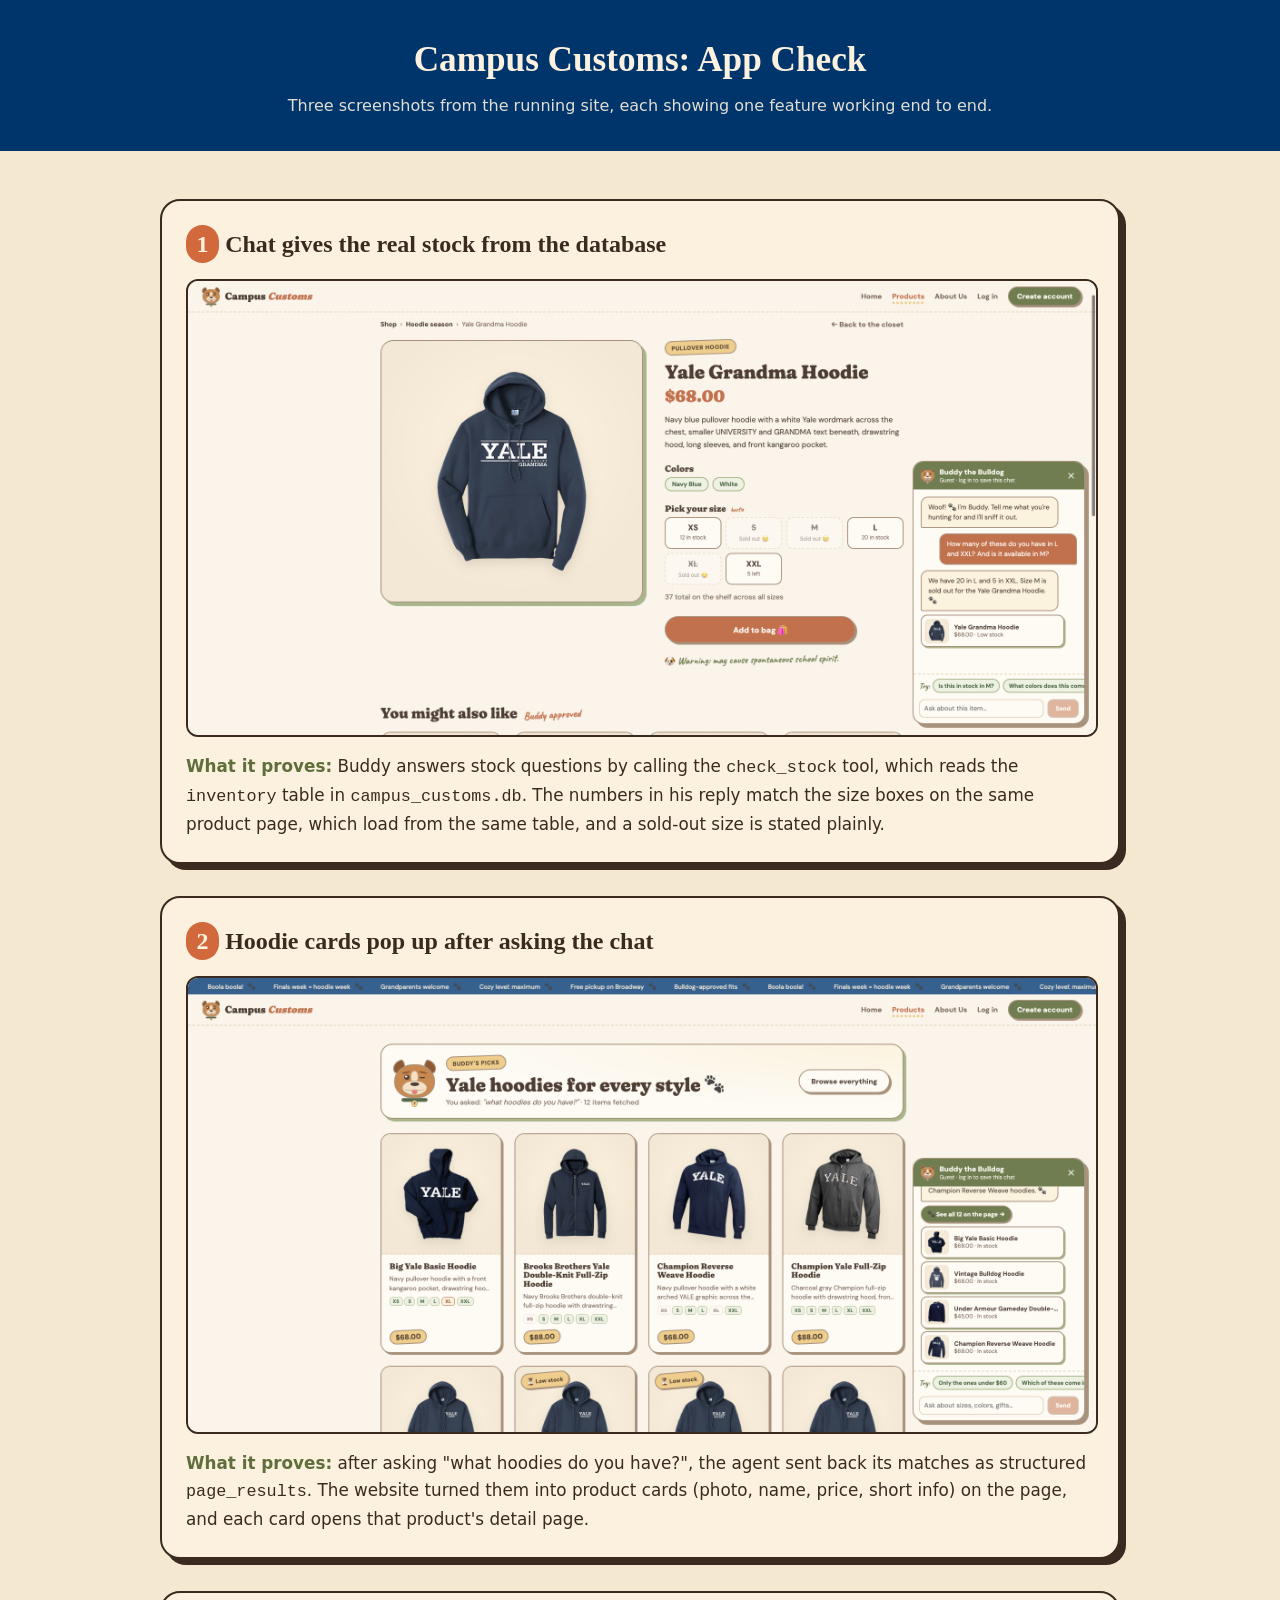
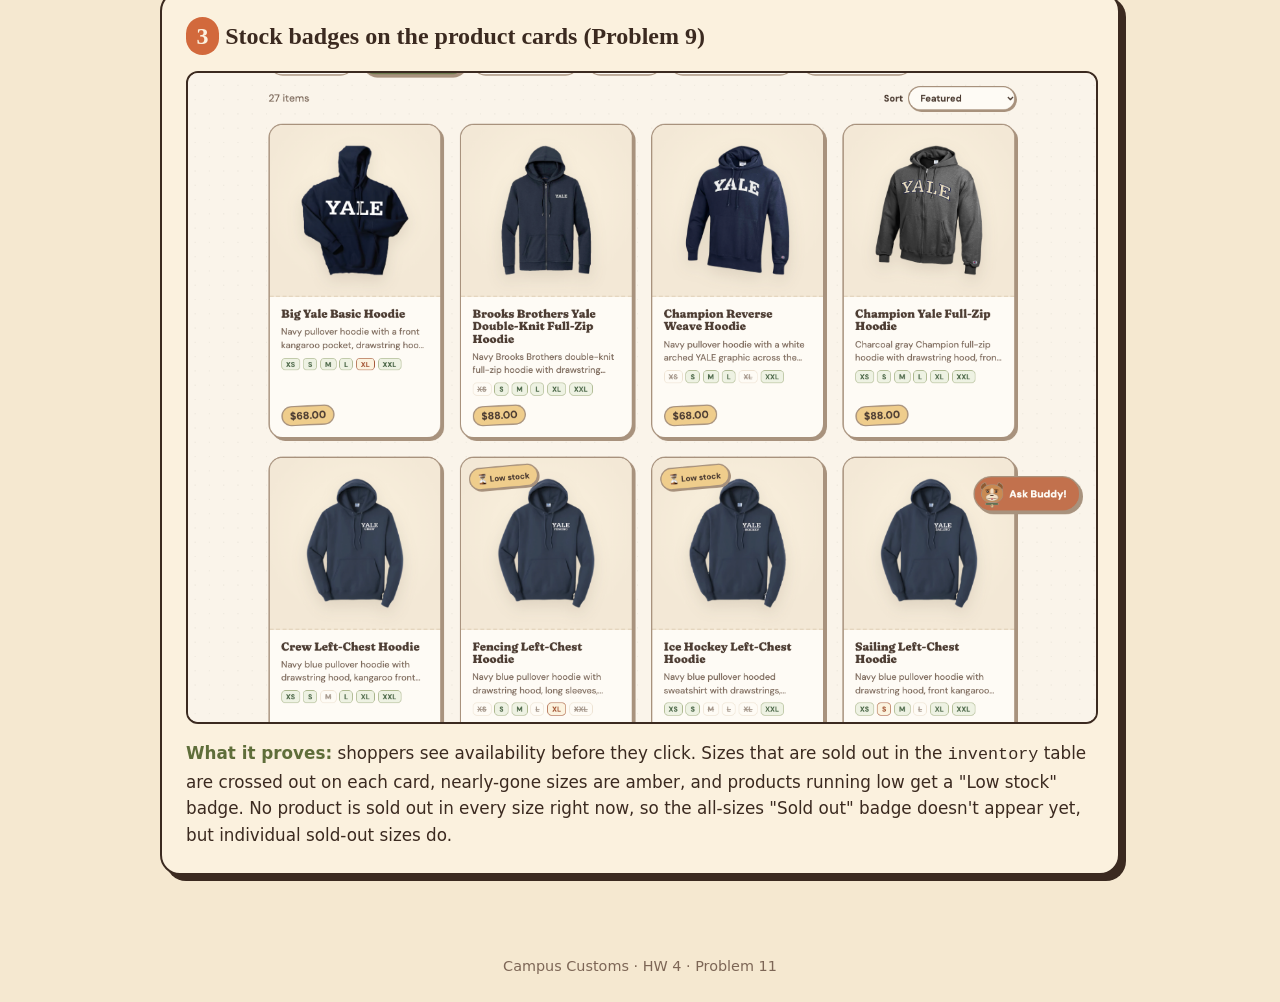
<file: output/app_check.html>
<!doctype html>
<html lang="en">
  <head>
    <meta charset="UTF-8" />
    <meta name="viewport" content="width=device-width, initial-scale=1.0" />
    <title>Campus Customs: App Check</title>
    <style>
      :root {
        --bg: #f5e8d0;
        --surface: #fbf1de;
        --text: #3b2a20;
        --muted: #7d6656;
        --terracotta: #d2693c;
        --yale: #00356b;
        --sage: #5f6e3a;
      }
      body {
        margin: 0;
        background: var(--bg);
        color: var(--text);
        font-family: system-ui, -apple-system, 'Segoe UI', sans-serif;
        line-height: 1.6;
      }
      header {
        background: var(--yale);
        color: #fbf1de;
        padding: 2rem 1.5rem;
        text-align: center;
      }
      header h1 { margin: 0 0 0.3rem; font-family: Georgia, serif; font-size: 2.2rem; }
      header p { margin: 0; opacity: 0.9; }
      main { max-width: 960px; margin: 0 auto; padding: 1rem 1.5rem 3rem; }
      section {
        background: var(--surface);
        border: 2px solid var(--text);
        border-radius: 20px;
        box-shadow: 6px 6px 0 var(--text);
        padding: 1.5rem;
        margin: 2rem 0;
      }
      h2 { font-family: Georgia, serif; margin: 0 0 1rem; }
      h2 .num {
        display: inline-block;
        background: var(--terracotta);
        color: #fbf1de;
        border-radius: 999px;
        padding: 0 0.65rem;
        margin-right: 0.4rem;
      }
      img {
        display: block;
        width: 100%;
        height: auto;
        border: 2px solid var(--text);
        border-radius: 12px;
      }
      .proves { margin: 1rem 0 0; font-size: 1.05rem; }
      .proves strong { color: var(--sage); }
      footer { text-align: center; color: var(--muted); font-size: 0.9rem; padding-bottom: 2rem; }
    </style>
  </head>
  <body>
    <header>
      <h1>Campus Customs: App Check</h1>
      <p>Three screenshots from the running site, each showing one feature working end to end.</p>
    </header>

    <main>
      <section>
        <h2><span class="num">1</span>Chat gives the real stock from the database</h2>
        <img src="app_check_images/inventory.png" alt="Buddy the chatbot answering a stock question on a product page, next to the size and stock boxes" />
        <p class="proves">
          <strong>What it proves:</strong> Buddy answers stock questions by calling the
          <code>check_stock</code> tool, which reads the <code>inventory</code> table in
          <code>campus_customs.db</code>. The numbers in his reply match the size boxes on the same
          product page, which load from the same table, and a sold-out size is stated plainly.
        </p>
      </section>

      <section>
        <h2><span class="num">2</span>Hoodie cards pop up after asking the chat</h2>
        <img src="app_check_images/search_cards.png" alt="The Products page filled with hoodie cards under a Buddy's picks banner after asking the chat what hoodies we have" />
        <p class="proves">
          <strong>What it proves:</strong> after asking "what hoodies do you have?", the agent sent
          back its matches as structured <code>page_results</code>. The website turned them into
          product cards (photo, name, price, short info) on the page, and each card opens that
          product's detail page.
        </p>
      </section>

      <section>
        <h2><span class="num">3</span>Stock badges on the product cards (Problem 9)</h2>
        <img src="app_check_images/usability.png" alt="Product cards showing a Low stock badge and size strips with sold-out sizes crossed out" />
        <p class="proves">
          <strong>What it proves:</strong> shoppers see availability before they click. Sizes that
          are sold out in the <code>inventory</code> table are crossed out on each card, nearly-gone
          sizes are amber, and products running low get a "Low stock" badge. No product is sold out
          in every size right now, so the all-sizes "Sold out" badge doesn't appear yet, but
          individual sold-out sizes do.
        </p>
      </section>
    </main>

    <footer>Campus Customs · HW 4 · Problem 11</footer>
  </body>
</html>
</file>
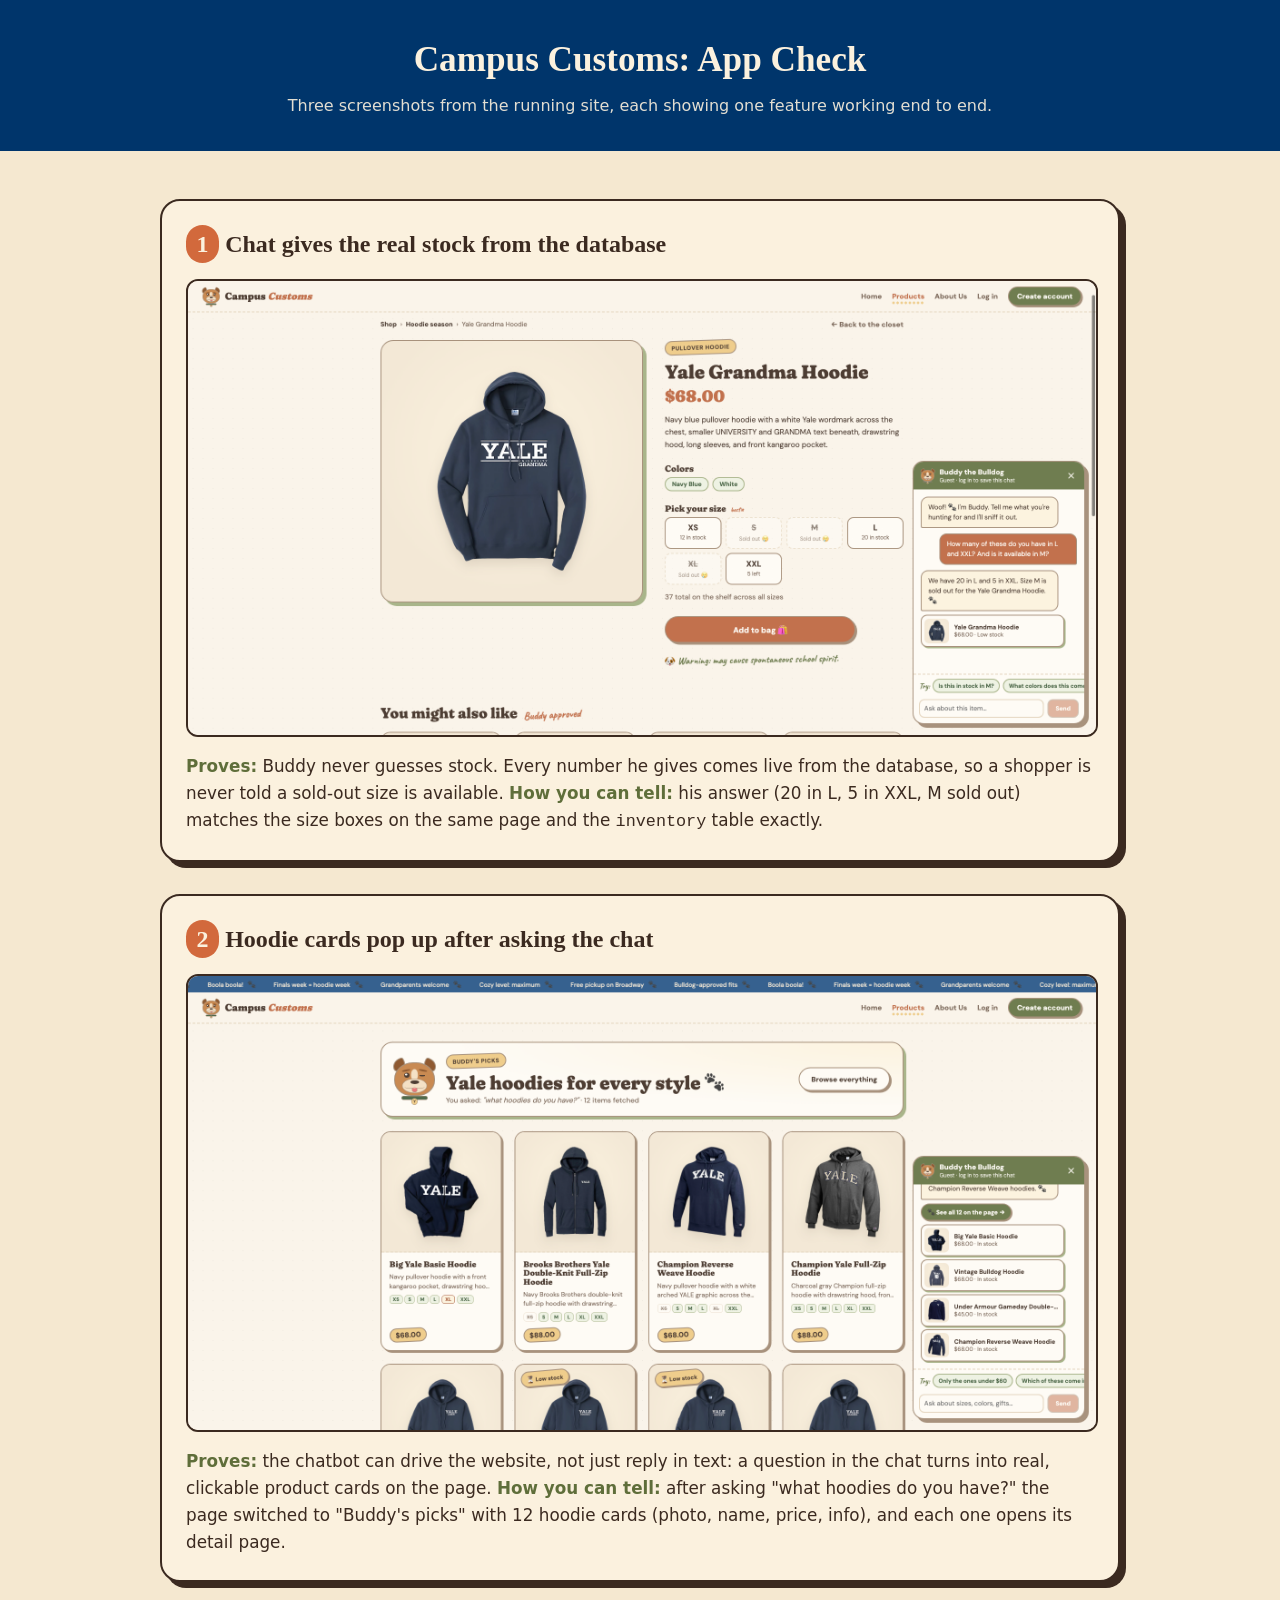
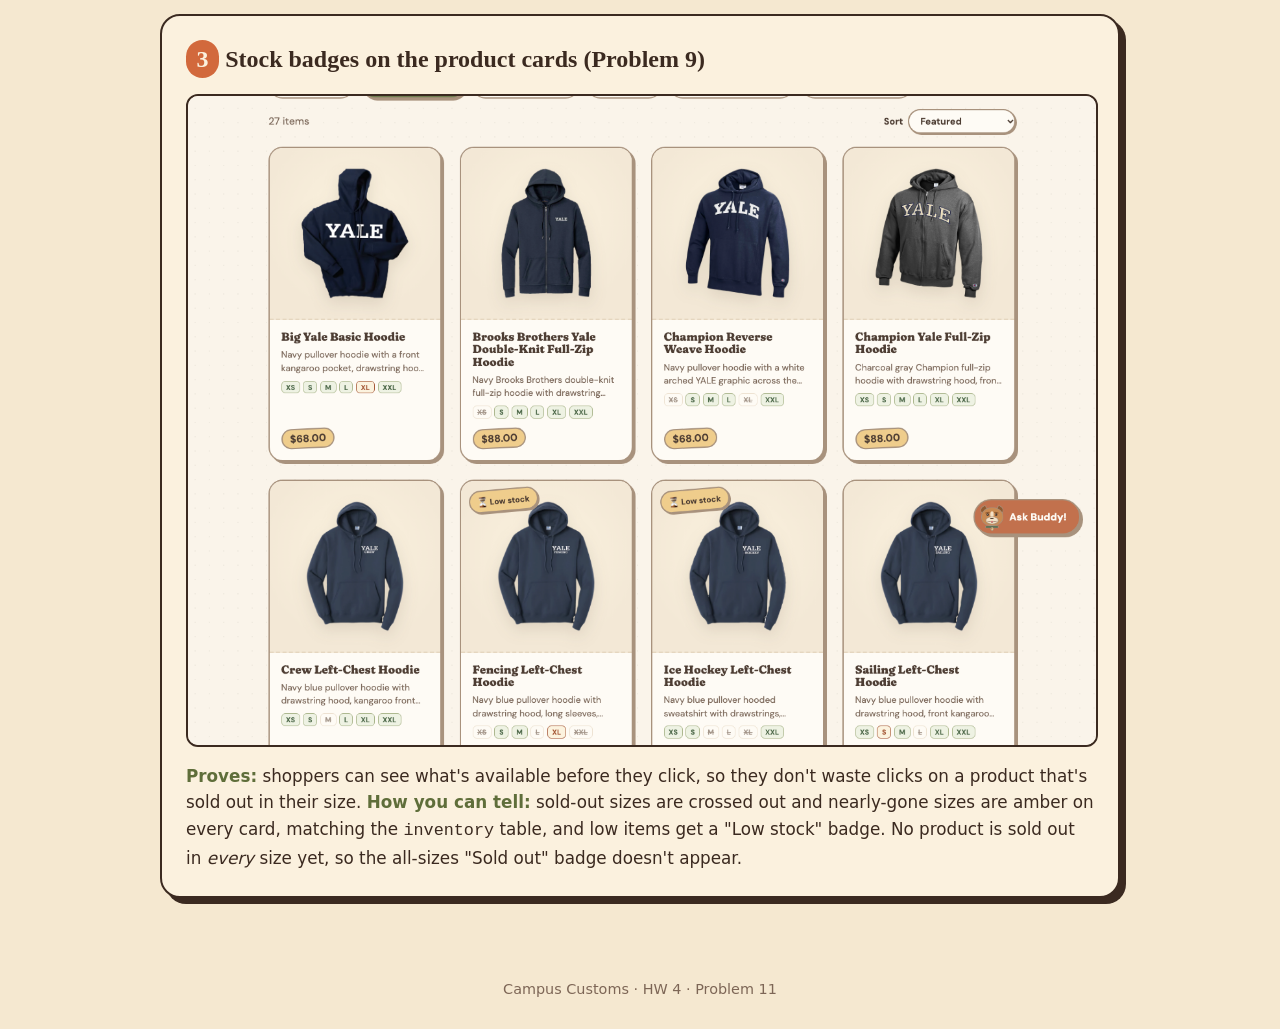
<file: hw4/output/app_check.html>
<!doctype html>
<html lang="en">
  <head>
    <meta charset="UTF-8" />
    <meta name="viewport" content="width=device-width, initial-scale=1.0" />
    <title>Campus Customs: App Check</title>
    <style>
      :root {
        --bg: #f5e8d0;
        --surface: #fbf1de;
        --text: #3b2a20;
        --muted: #7d6656;
        --terracotta: #d2693c;
        --yale: #00356b;
        --sage: #5f6e3a;
      }
      body {
        margin: 0;
        background: var(--bg);
        color: var(--text);
        font-family: system-ui, -apple-system, 'Segoe UI', sans-serif;
        line-height: 1.6;
      }
      header {
        background: var(--yale);
        color: #fbf1de;
        padding: 2rem 1.5rem;
        text-align: center;
      }
      header h1 { margin: 0 0 0.3rem; font-family: Georgia, serif; font-size: 2.2rem; }
      header p { margin: 0; opacity: 0.9; }
      main { max-width: 960px; margin: 0 auto; padding: 1rem 1.5rem 3rem; }
      section {
        background: var(--surface);
        border: 2px solid var(--text);
        border-radius: 20px;
        box-shadow: 6px 6px 0 var(--text);
        padding: 1.5rem;
        margin: 2rem 0;
      }
      h2 { font-family: Georgia, serif; margin: 0 0 1rem; }
      h2 .num {
        display: inline-block;
        background: var(--terracotta);
        color: #fbf1de;
        border-radius: 999px;
        padding: 0 0.65rem;
        margin-right: 0.4rem;
      }
      img {
        display: block;
        width: 100%;
        height: auto;
        border: 2px solid var(--text);
        border-radius: 12px;
      }
      .proves { margin: 1rem 0 0; font-size: 1.05rem; }
      .proves strong { color: var(--sage); }
      footer { text-align: center; color: var(--muted); font-size: 0.9rem; padding-bottom: 2rem; }
    </style>
  </head>
  <body>
    <header>
      <h1>Campus Customs: App Check</h1>
      <p>Three screenshots from the running site, each showing one feature working end to end.</p>
    </header>

    <main>
      <section>
        <h2><span class="num">1</span>Chat gives the real stock from the database</h2>
        <img src="app_check_images/inventory.png" alt="Buddy the chatbot answering a stock question on a product page, next to the size and stock boxes" />
        <p class="proves">
          <strong>Proves:</strong> Buddy never guesses stock. Every number he gives comes live from the database, so a shopper is never told a sold-out size is available.
          <strong>How you can tell:</strong> his answer (20 in L, 5 in XXL, M sold out) matches the size boxes on the same page and the <code>inventory</code> table exactly.
        </p>
      </section>

      <section>
        <h2><span class="num">2</span>Hoodie cards pop up after asking the chat</h2>
        <img src="app_check_images/search_cards.png" alt="The Products page filled with hoodie cards under a Buddy's picks banner after asking the chat what hoodies we have" />
        <p class="proves">
          <strong>Proves:</strong> the chatbot can drive the website, not just reply in text: a question in the chat turns into real, clickable product cards on the page.
          <strong>How you can tell:</strong> after asking "what hoodies do you have?" the page switched to "Buddy's picks" with 12 hoodie cards (photo, name, price, info), and each one opens its detail page.
        </p>
      </section>

      <section>
        <h2><span class="num">3</span>Stock badges on the product cards (Problem 9)</h2>
        <img src="app_check_images/usability.png" alt="Product cards showing a Low stock badge and size strips with sold-out sizes crossed out" />
        <p class="proves">
          <strong>Proves:</strong> shoppers can see what's available before they click, so they don't waste clicks on a product that's sold out in their size.
          <strong>How you can tell:</strong> sold-out sizes are crossed out and nearly-gone sizes are amber on every card, matching the <code>inventory</code> table, and low items get a "Low stock" badge. No product is sold out in <em>every</em> size yet, so the all-sizes "Sold out" badge doesn't appear.
        </p>
      </section>
    </main>

    <footer>Campus Customs · HW 4 · Problem 11</footer>
  </body>
</html>
</file>
